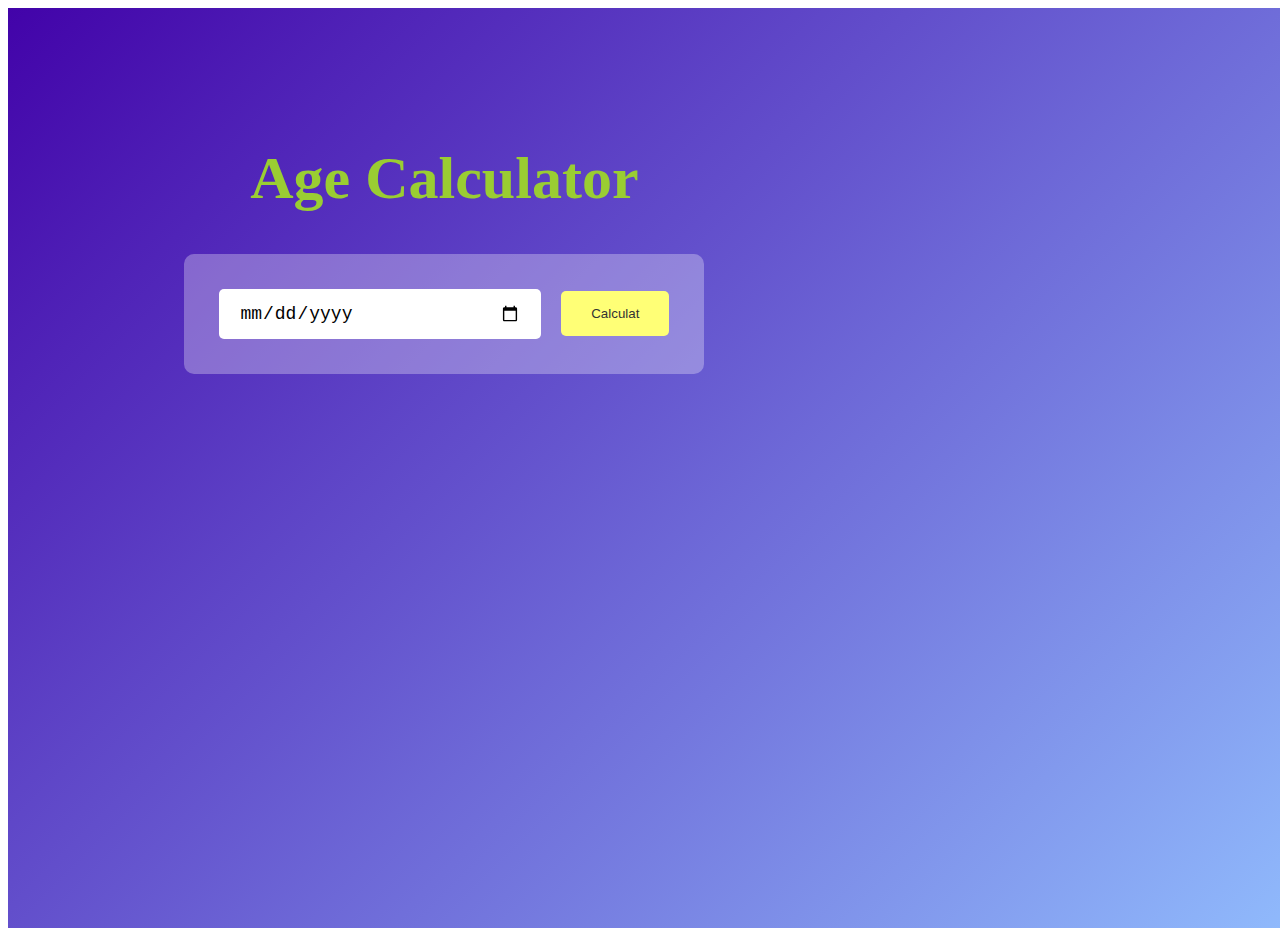
<file: Age_Calculator/index.html>
<!DOCTYPE html>
<html lang="en">
<head>
    <meta charset="UTF-8">
    <meta name="viewport" content="width=device-width, initial-scale=1.0">
    <title>Age_calculator</title>
    <link rel="stylesheet" href="style.css">
</head>
<body>
        <div class="container">
            <div class="calculator">
                <h1>Age Calculator</h1>
                <div class="input-box">
                    <input type="date" id="date">
                    <button onclick="calculateAge()">Calculat</button>
                </div>
                <p id="result"></p>
            </div>
        </div>


        <script>
            let userInput = document.getElementById("date");
            userInput.max = new Date().toISOString().split("T")[0];
            let result = document.getElementById("result")

            function calculateAge()
            {
                    let birthDate = new Date(userInput.value);
                   

                    let d1 = birthDate.getDate();
                    let m1 = birthDate.getMonth() + 1;
                    let y1 = birthDate.getFullYear();

                    let today = new Date();

                    let d2 = today.getDate();
                    let m2 = today.getMonth() + 1;
                    let y2 = today.getFullYear();

                    let d3, m3, y3;

                    y3 = y2 - y1;
                    console.log(y3);
                    if(m2 >= m1)
                    {
                        m3 = m2-m1;
                    }else
                    {
                        y3--;
                        m3 = 12 + m2 - m1;
                    }


                    
                    if(d2 >= d1)
                    {
                        d3 = d2 - d1;
                    }else
                    {
                        m3--;
                        d3 = getDaysInMonth(y1, m1) + d2 - d1;
                    }
                    if(m3 < 0)
                    {
                        m3 = 11;
                        y3--;
                    }

                    result.innerHTML=`You are ${y3} years, ${m3} months and ${d3} days old`;
            }

            function getDaysInMonth(year, month)
            {
                return new Date(year, month, 0).getDate();
            }
        </script>
</body>
</html>
</file>
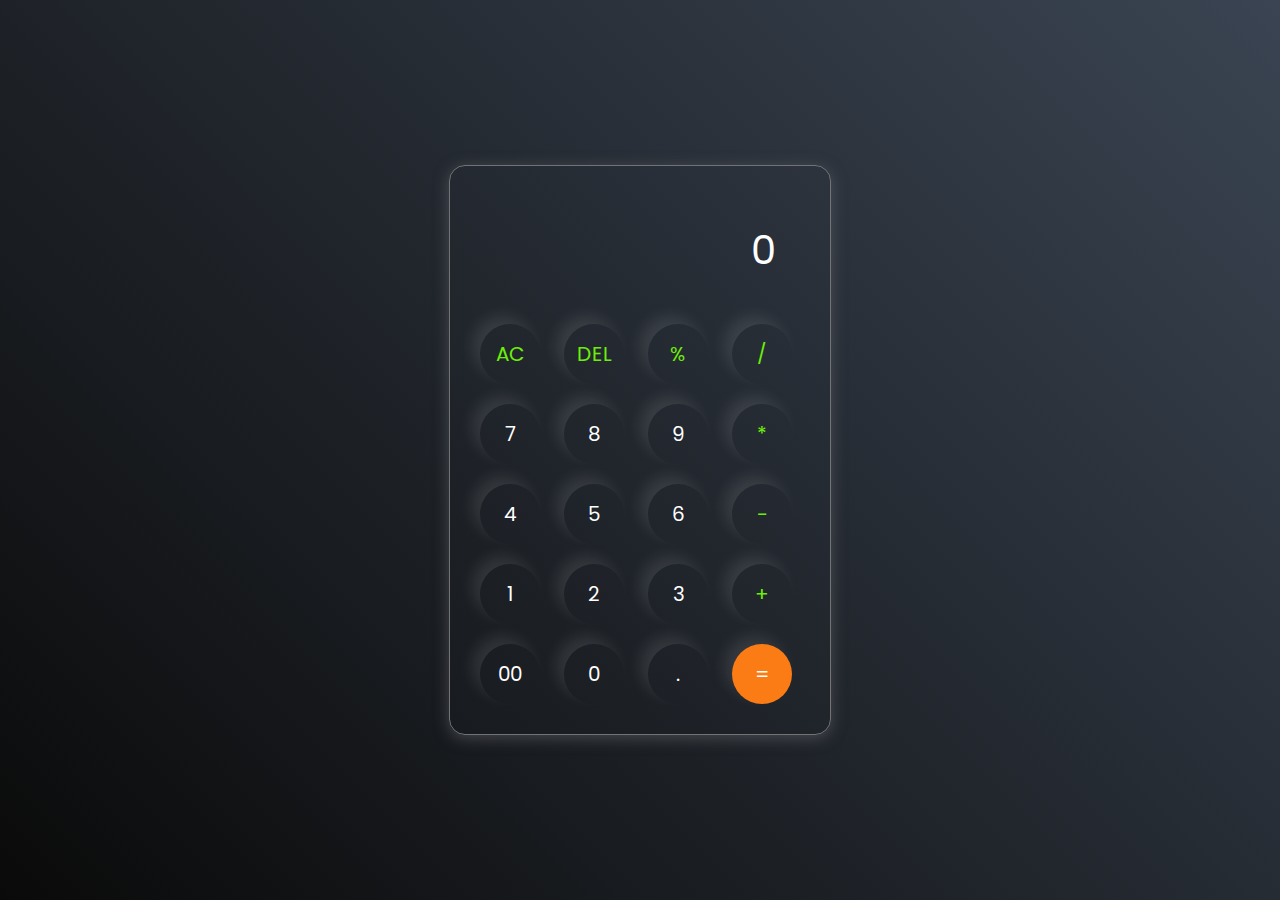
<file: Calculator/index.html>
<!DOCTYPE html>
<html lang="en">
  <head>
    <meta charset="UTF-8" />
    <meta http-equiv="X-UA-Compatible" content="IE=edge" />
    <meta name="viewport" content="width=device-width, initial-scale=1.0" />
    <link rel="stylesheet" href="style.css" />
    <title>Calculator</title>
  </head>
  <body>
    <div class="container">
      <div class="calculator">
        <input type="text" id="inputBox" placeholder="0" />
        <div>
          <button class="button operator">AC</button>
          <button class="button operator">DEL</button>
          <button class="button operator">%</button>
          <button class="button operator">/</button>
        </div>
        <div>
          <button class="button">7</button>
          <button class="button">8</button>
          <button class="button">9</button>
          <button class="button operator">*</button>
        </div>
        <div>
          <button class="button">4</button>
          <button class="button">5</button>
          <button class="button">6</button>
          <button class="button operator">-</button>
        </div>
        <div>
          <button class="button">1</button>
          <button class="button">2</button>
          <button class="button">3</button>
          <button class="button operator">+</button>
        </div>

        <div>
          <button class="button">00</button>
          <button class="button">0</button>
          <button class="button">.</button>
          <button class="button equalBtn">=</button>
        </div>
      </div>
    </div>

    <script src="script.js"></script>
  </body>
</html>
</file>
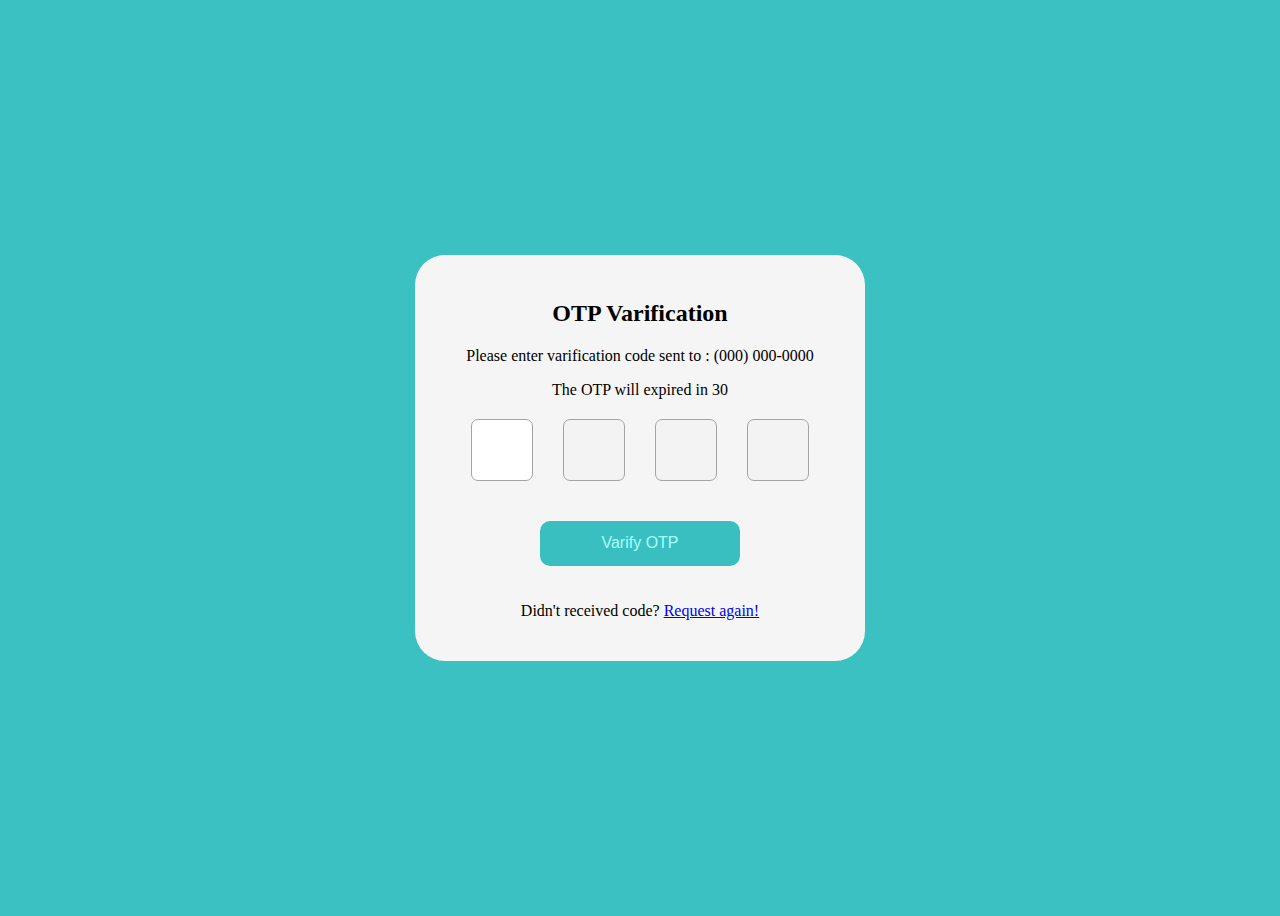
<file: OTP_Genrator_Verification/index.html>
<!DOCTYPE html>
<html lang="en">
<head>
    <meta charset="UTF-8">
    <meta name="viewport" content="width=device-width, initial-scale=1.0">
    <title>Otp</title>
    <link rel="stylesheet" href="style.css">
</head>
<body>
    <div class="container">
        <h2>OTP Varification</h2>

        <p>Please enter varification code sent to :
            <span id="mobile">(000) 000-0000</span>
        </p>

        <p>The OTP will expired in
            <span id="expire">30</span>
        </p>

        <div class="row">
            <input type="number"/>
            <input type="number" disabled/>
            <input type="number" disabled/>
            <input type="number"disabled/>
        </div>
        <button type="button">Varify OTP</button>

        <P>
            Didn't received code?
            <a href="javascript:void(0)" id="Request">Request again!</a>
        </P>
    </div>
    <script src="script.js"></script>
</body>
</html>
</file>
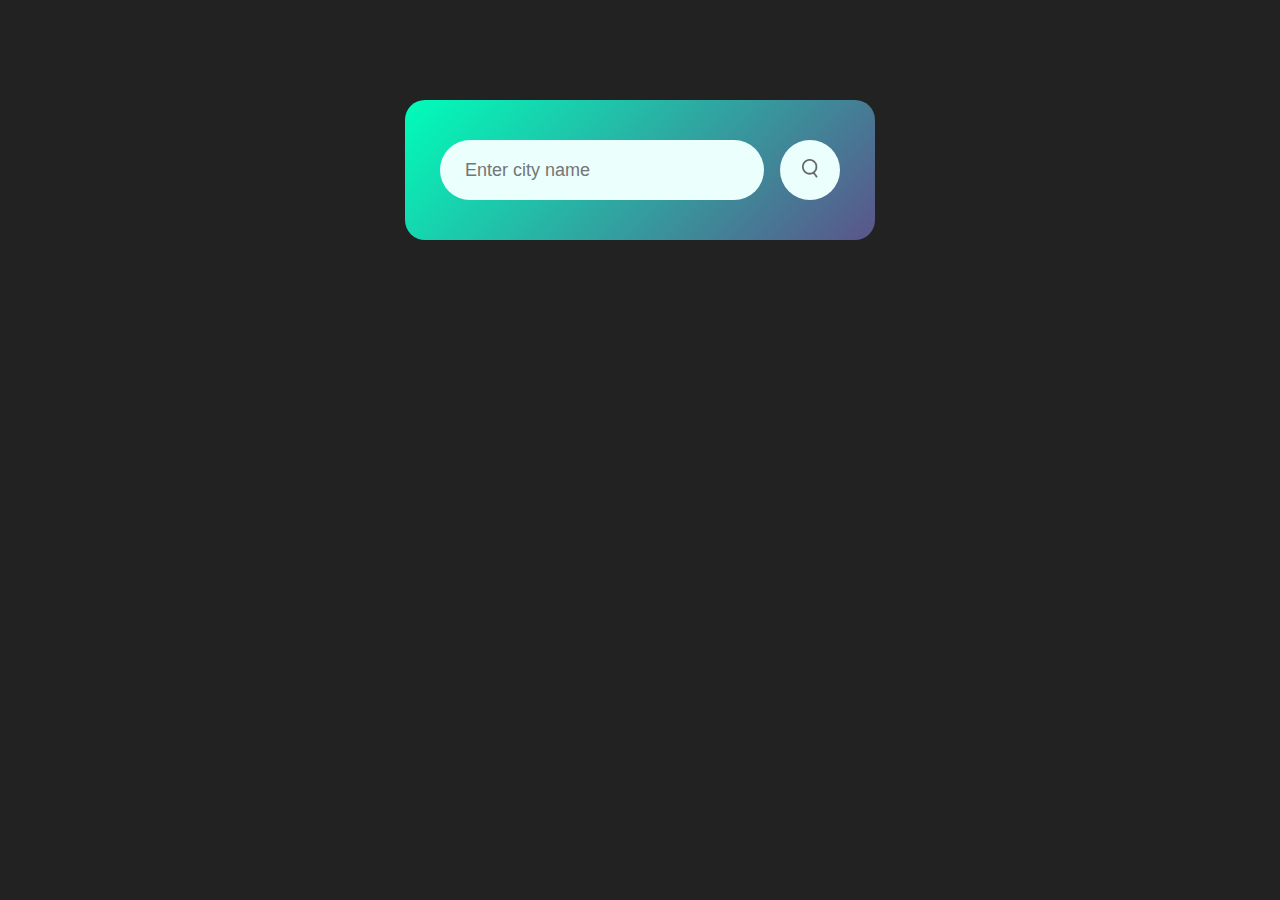
<file: Weather_app/index.html>
<!DOCTYPE html>
<html lang="en">
  <head>
    <meta charset="UTF-8" />
    <meta name="viewport" content="width=device-width, initial-scale=1.0" />
    <title>Weather_App</title>
    <link rel="stylesheet" href="style.css" />
  </head>
  <body>
    <div class="card">
      <div class="search">
        <input type="text" placeholder="Enter city name" spellcheck="false" />
        <button><img src="images/search.png" alt="" /></button>
      </div>
      <div class="error">
        <p>Invalid city name</p>
      </div>
      <div class="weather">
        <img src="images/rain.png" alt="" class="weather_icon" />
        <h1 class="temp">22°C</h1>
        <h2 class="City">New York</h2>
        <div class="details">
          <div class="col">
            <img src="images/humidity.png" alt="" />
            <div>
              <p class="humidity">50%</p>
              <p>Humidity</p>
            </div>
          </div>

          <div class="col">
            <img src="images/wind.png" alt="" />
            <div>
              <p class="wind">15km/h</p>
              <p>wind speed</p>
            </div>
          </div>
        </div>
      </div>
    </div>

    <script>
      const apikey = "54a4946042f604846dee3e5958a2d986";
      const apiurl =
        "https://api.openweathermap.org/data/2.5/weather?units=metric&q=";

      const searchbox = document.querySelector(".search input");
      const searchbtn = document.querySelector(".search button");
      const weatherIcon = document.querySelector(".weather_icon");

      async function checkWeather(City) {
        const response = await fetch(apiurl + City + `&appid=${apikey}`);
        const data = await response.json();

        if (response.status == 404) {
          document.querySelector(".error").style.display = "block";
          document.querySelector(".weather").style.display = "none";
        } else {
          document.querySelector(".City").innerHTML = data.name;
          document.querySelector(".temp").innerHTML =
            Math.round(data.main.temp) + "°C";
          document.querySelector(".humidity").innerHTML =
            data.main.humidity + "%";
          document.querySelector(".wind").innerHTML = data.wind.speed + "km/h";

          if (data.weather[0].main == "Clouds") {
            weatherIcon.src = "images/clouds.png";
          } else if (data.weather[0].main == "Clear") {
            weatherIcon.src = "images/clear.png";
          } else if (data.weather[0].main == "Rain") {
            weatherIcon.src = "images/rain.png";
          } else if (data.weather[0].main == "Drizzle") {
            weatherIcon.src = "images/drizzle.png";
          } else if (data.weather[0].main == "Mist") {
            weatherIcon.src = "images/mist.png";
          }

          document.querySelector(".weather").style.display = "block";
          document.querySelector(".error").style.display = "none";
        }
      }

      searchbtn.addEventListener("click", () => {
        checkWeather(searchbox.value);
      });
    </script>
  </body>
</html>
</file>
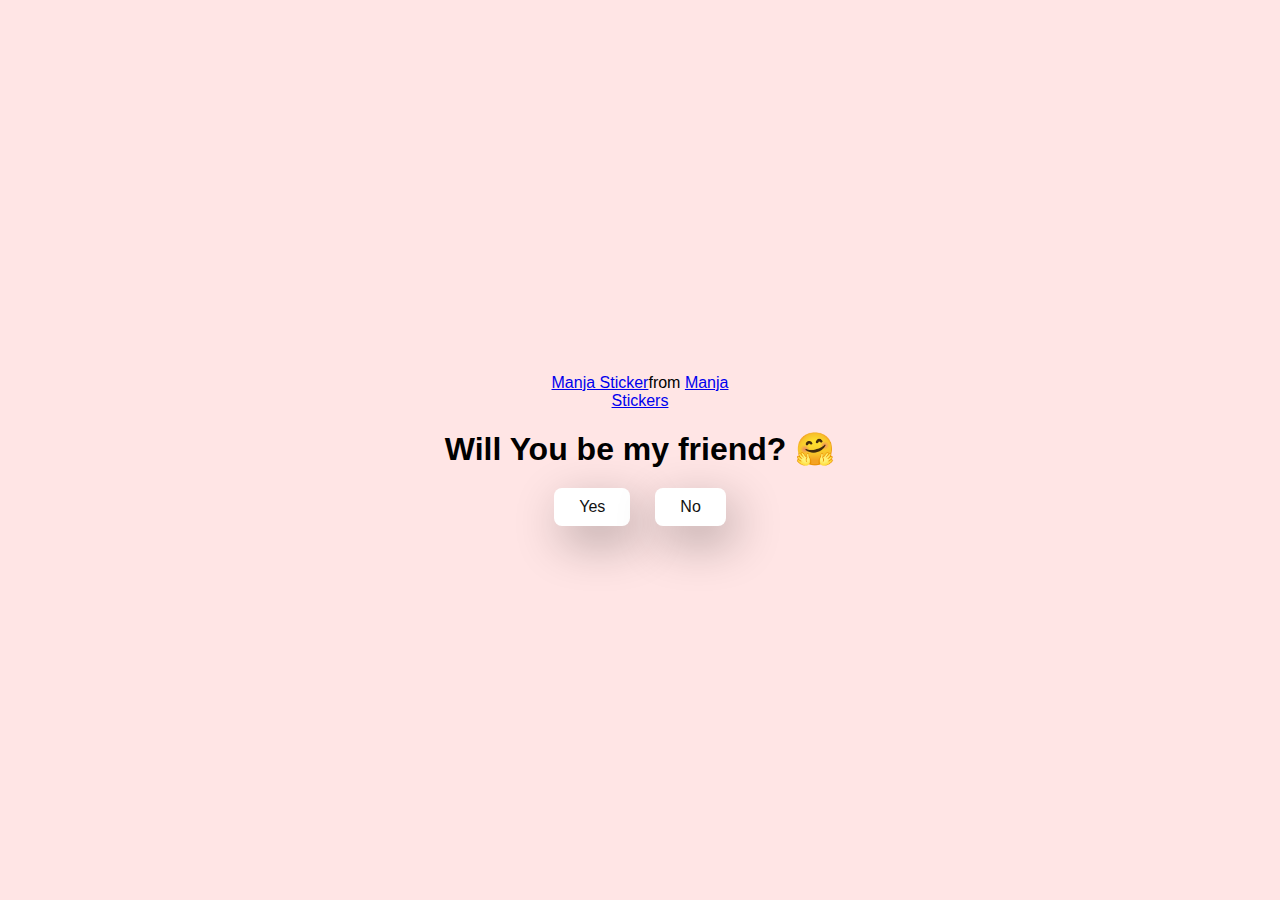
<file: mini_project1/Ask Him Out/index.html>
<!DOCTYPE html>
<html lang="en">
  <head>
    <meta charset="UTF-8" />
    <meta name="viewport" content="width=device-width, initial-scale=1.0" />
    <title>Ask Him Out</title>

    <link rel="stylesheet" href="./style.css" />
  </head>
  <body>
    <div class="container">
      <div
        class="tenor-gif-embed"
        data-postid="22885016"
        data-share-method="host"
        data-aspect-ratio="1.04918"
        data-width="100%"
      >
        <a href="https://tenor.com/view/manja-gif-22885016">Manja Sticker</a
        >from
        <a href="https://tenor.com/search/manja-stickers">Manja Stickers</a>
      </div>
      <script
        type="text/javascript"
        async
        src="https://tenor.com/embed.js"
      ></script>
      <h1>Will You be my friend? 🤗</h1>
      <!-- <p>Lorem ipsum dolor sit amet.</p> -->

      <div class="btn">
        <a href="yes.html">Yes</a>
        <a href="no1.html">No</a>
      </div>
    </div>
  </body>
</html>
</file>
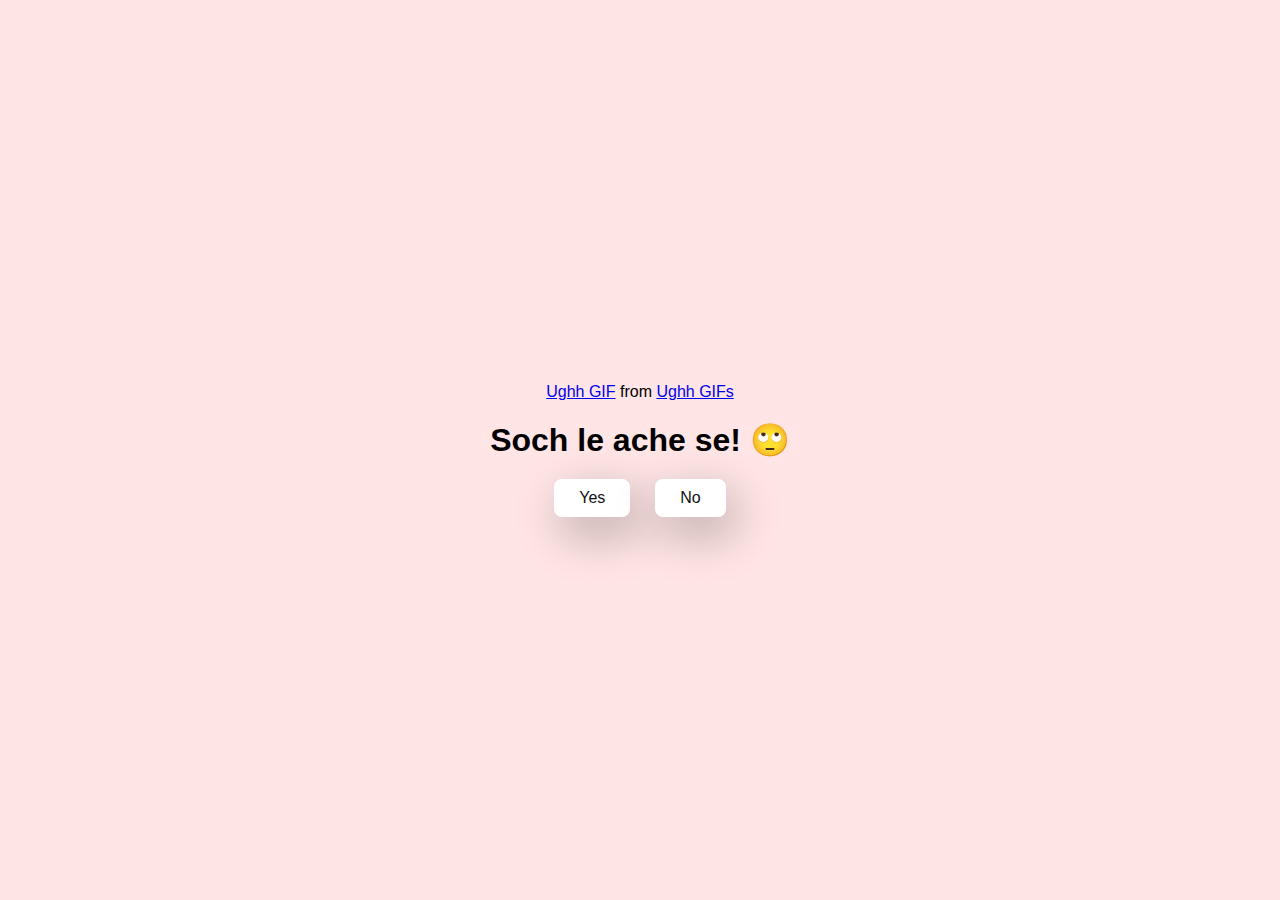
<file: mini_project1/Ask Him Out/no1.html>
<!DOCTYPE html>
<html lang="en">
  <head>
    <meta charset="UTF-8" />
    <meta name="viewport" content="width=device-width, initial-scale=1.0" />
    <title>Ask Him Out</title>

    <link rel="stylesheet" href="./style.css" />
  </head>
  <body>
    <div class="container">
      <div class="tenor-gif-embed" 
      data-postid="22034795" 
      data-share-method="host" 
      data-aspect-ratio="1" 
      data-width="100%">
      <a href="https://tenor.com/view/ughh-gif-22034795">Ughh GIF</a>
      from <a href="https://tenor.com/search/ughh-gifs">Ughh GIFs</a>
    </div>
     <script type="text/javascript" async src="https://tenor.com/embed.js">
     </script>
      <h1>Soch le ache se! 🙄</h1>
      <!-- <p>Lorem ipsum dolor sit amet.</p> -->

      <div class="btn">
        <a href="yes.html">Yes</a>
        <a href="no2.html">No</a>
      </div>
    </div>
  </body>
</html>
</file>
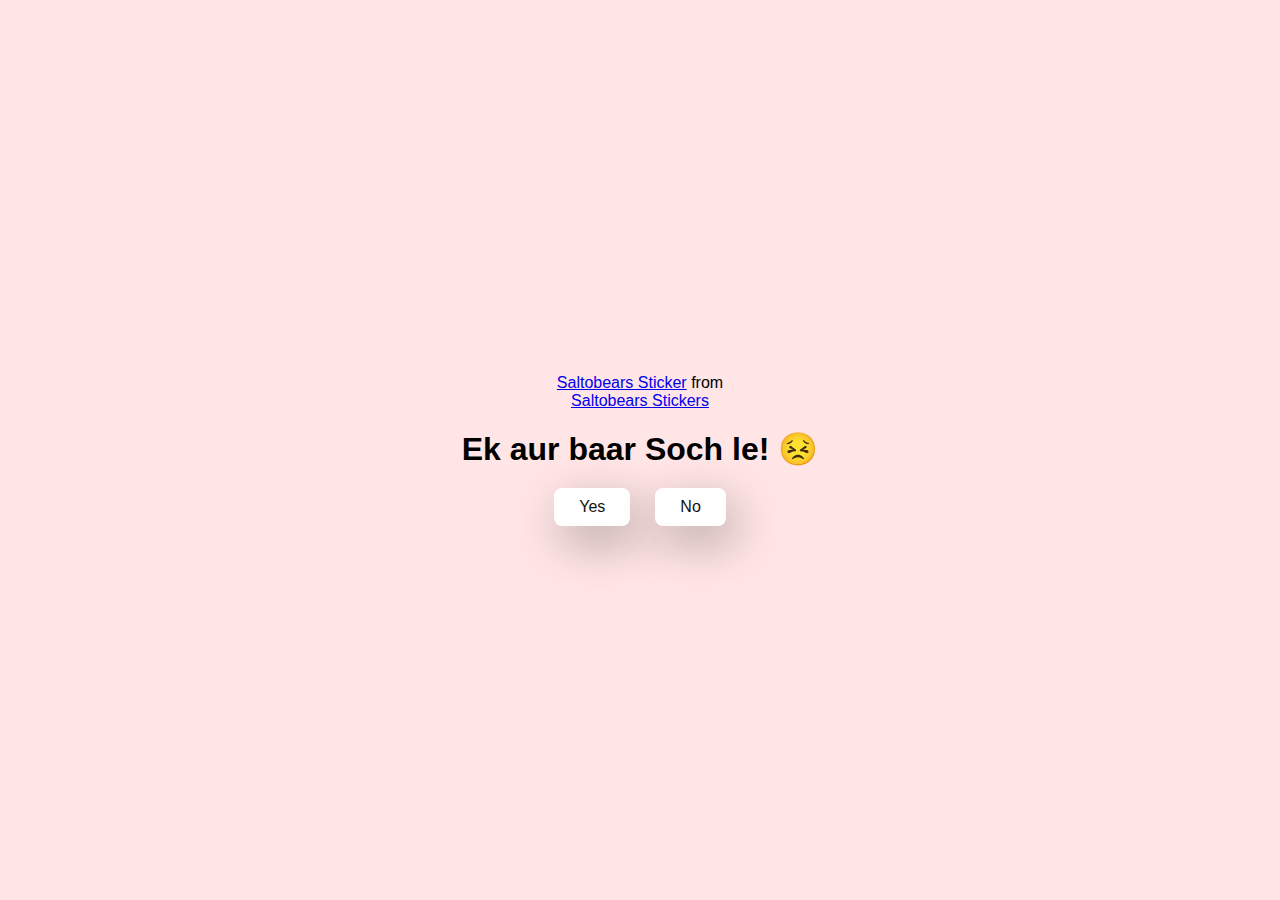
<file: mini_project1/Ask Him Out/no2.html>
<!DOCTYPE html>
<html lang="en">
  <head>
    <meta charset="UTF-8" />
    <meta name="viewport" content="width=device-width, initial-scale=1.0" />
    <title>Ask Him Out</title>

    <link rel="stylesheet" href="./style.css" />
  </head>
  <body>
    <div class="container">
      <div class="tenor-gif-embed" 
      data-postid="19924015" 
      data-share-method="host" 
      data-aspect-ratio="1" 
      data-width="100%">
      <a href="https://tenor.com/view/saltobears-gif-19924015">Saltobears Sticker</a>
      from
      <a href="https://tenor.com/search/saltobears-stickers">Saltobears Stickers</a>
    </div> 
      <script type="text/javascript" async src="https://tenor.com/embed.js"></script>

      <h1>Ek aur baar Soch le! 😣</h1>
      <!-- <p>Lorem ipsum dolor sit amet.</p> -->

      <div class="btn">
        <a href="yes.html">Yes</a>
        <a href="no3.html">No</a>
      </div>
    </div>
  </body>
</html>
</file>
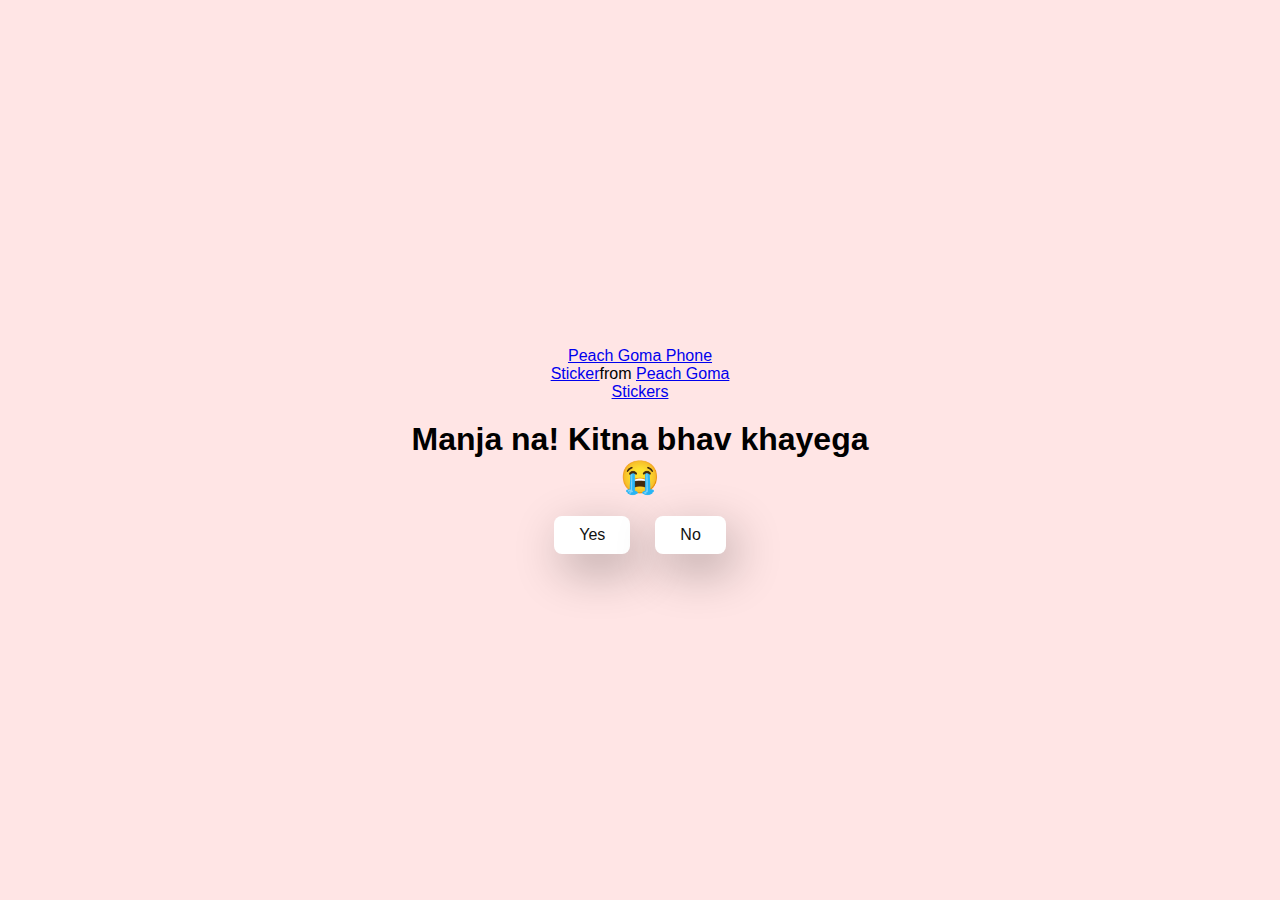
<file: mini_project1/Ask Him Out/no3.html>
<!DOCTYPE html>
<html lang="en">
  <head>
    <meta charset="UTF-8" />
    <meta name="viewport" content="width=device-width, initial-scale=1.0" />
    <title>Ask Him Out</title>

    <link rel="stylesheet" href="./style.css" />
  </head>
  <body>
    <div class="container">
      <div
        class="tenor-gif-embed"
        data-postid="15974530976611222074"
        data-share-method="host"
        data-aspect-ratio="1.26923"
        data-width="100%"
      >
        <a
          href="https://tenor.com/view/peach-goma-phone-gif-15974530976611222074"
          >Peach Goma Phone Sticker</a
        >from
        <a href="https://tenor.com/search/peach+goma-stickers"
          >Peach Goma Stickers</a
        >
      </div>
      <script
        type="text/javascript"
        async
        src="https://tenor.com/embed.js"
      ></script>

      <h1>Manja na! Kitna bhav khayega 😭</h1>
      <!-- <p>Lorem ipsum dolor sit amet.</p> -->

      <div class="btn">
        <a href="yes.html">Yes</a>
        <a href="#" id="move-random">No</a>
      </div>
    </div>

    <script src="./script.js"></script>
  </body>
</html>
</file>
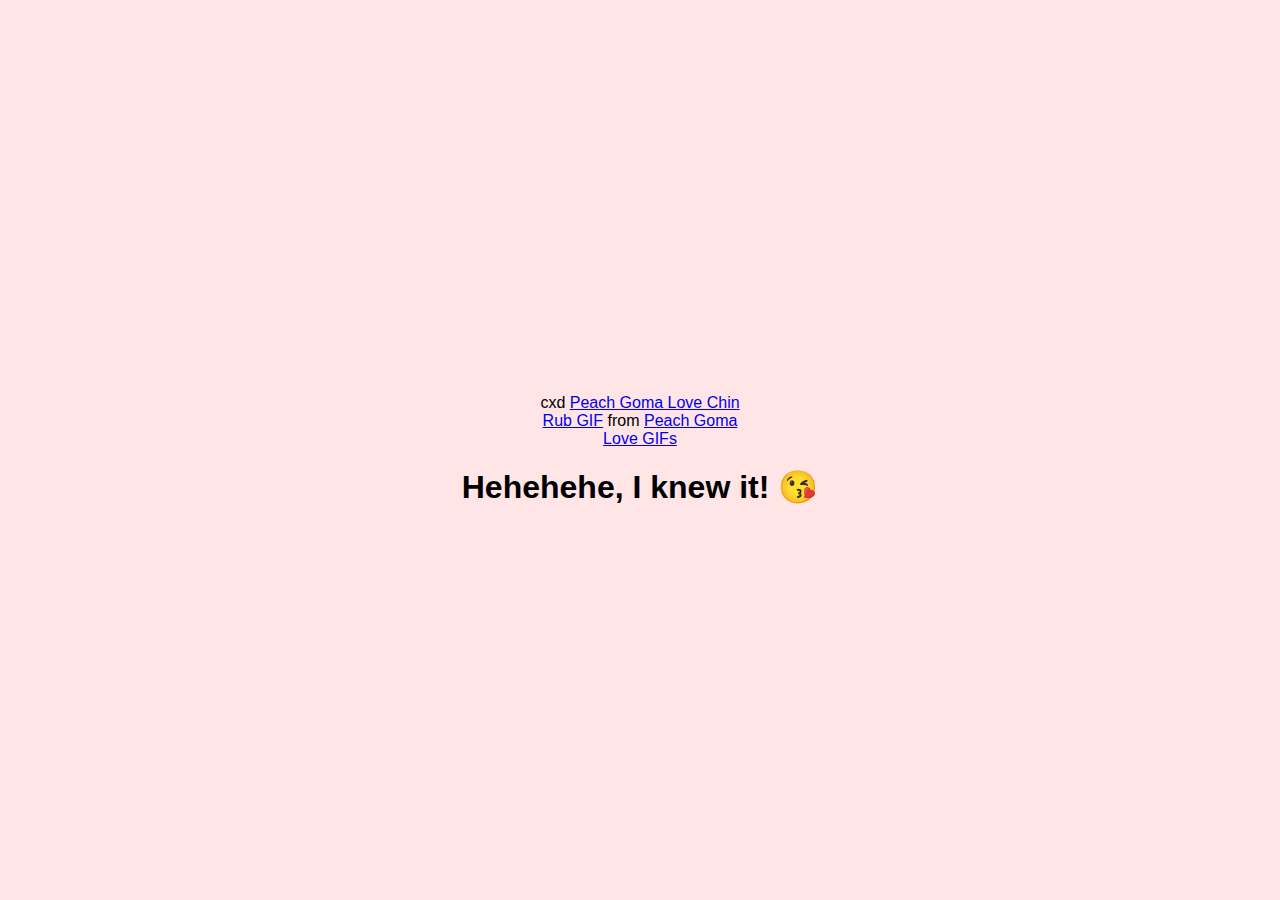
<file: mini_project1/Ask Him Out/yes.html>
<!DOCTYPE html>
<html lang="en">
  <head>
    <meta charset="UTF-8" />
    <meta name="viewport" content="width=device-width, initial-scale=1.0" />
    <title>Ask Him Out</title>

    <link rel="stylesheet" href="./style.css" />
  </head>
  <body>
    <div class="container">
    
      <div class="tenor-gif-embed" 
data-postid="14456876366696289346" 
data-share-method="host" 
data-aspect-ratio="1" 
data-width="100%">cxd
<a href="https://tenor.com/view/peach-goma-love-chin-rub-gif-14456876366696289346">Peach Goma Love Chin Rub GIF</a>
from 
<a href="https://tenor.com/search/peach+goma+love-gifs">Peach Goma Love GIFs</a> 
</div> 
<script type="text/javascript" async src="https://tenor.com/embed.js"></script>

      <h1>Hehehehe, I knew it! 😘</h1>
    </div>
  </body>
</html>
</file>
<file: Age_Calculator/style.css>
.container
{
    width: 100%;
    min-height: 100vh;
    background: linear-gradient(135deg, #4203a9,#90bafc);
    color: yellowgreen;
    padding: 10px;
}


.calculator
{
    width: 100%;
    max-width: 600px;
    margin-left: 10%;
    margin-top: 10%;
}

.calculator h1{
    font-size: 60px;
    text-align: center;
}

.input-box
{
    margin: 40px;
    padding: 35px;
    border-radius: 10px;
    background: rgba(255,255,255,0.3);
    display: flex;
    align-items: center;
}

.input-box input
{
    flex: 1;
    margin-right: 20px;
    padding: 14px 20px;
    border: 0;
    outline: 0;
    font-size: 18px;
    border-radius: 5px;
    position: relative;
}
.input-box button
{
    background: #ffff76;
    border: 0;
    outline: 0;
    padding: 15px 30px;
    border-radius: 5px;
    font-weight: 500;
    color: #333;
    cursor: pointer;
}
#result
{
    text-align: center;
    color: #ffff76;
}
</file>
<file: Calculator/style.css>
@import url('https://fonts.googleapis.com/css2?family=Poppins:wght@500&display=swap');

*{
    margin: 0;
    padding: 0;
    box-sizing: border-box;
    font-family: 'Poppins', sans-serif;
}

body{
    width: 100%;
    height: 100vh;
    display: flex;
    justify-content: center;
    align-items: center;
    background: linear-gradient(45deg, #0a0a0a, #3a4452);
}

.calculator{
    border: 1px solid #717377;
    padding: 20px;
    border-radius: 16px;
    background: transparent;
    box-shadow: 0px 3px 15px rgba(113, 115, 119, 0.5);

}

input{
    width: 320px;
    border: none;
    padding: 24px;
    margin: 10px;
    background: transparent;
    box-shadow: 0px 3px 15px rgbs(84, 84, 84, 0.1);
    font-size: 40px;
    text-align: right;
    cursor: pointer;
    color: #ffffff;
}

input::placeholder{
    color: #ffffff;
}

button{
    border: none;
    width: 60px;
    height: 60px;
    margin: 10px;
    border-radius: 50%;
    background: transparent;
    color: #ffffff;
    font-size: 20px;
    box-shadow: -8px -8px 15px rgba(255, 255, 255, 0.1);
    cursor: pointer;
}

.equalBtn{
    background-color: #fb7c14;
}

.operator{
    color: #6dee0a;
}
</file>
<file: OTP_Genrator_Verification/style.css>
@import url('https://fonts.googleapis.com/css2?family=Poppins:ital,wght@0,100;0,200;0,300;0,400;0,500;0,600;0,700;0,800;0,900;1,100;1,200;1,300;1,400;1,500;1,600;1,700;1,800;1,900&display=swap')
*{
    margin: 0px;
    padding: 0px;
    font-family: "pooppins",sans-serif;
    box-sizing: border-box;
}
body{
    background-color: rgba(14, 179, 179, 0.812);
    min-height: 100vh;
    display: flex;
    align-items: center;
    justify-content: center;
    
}

.container{

    background: whitesmoke;
    width: 400px;
    border-radius: 30px;
    padding: 25px;
    text-align: center;
}

.row{

    display: flex;
    gap: 30px;
    justify-content: center;
    margin: 20px;
}

.row input{
    height: 50px;
    width: 50px;
    padding: 5px;
    font-size: 25px;
    text-align: center;
    border-radius: 7px;
    outline: none;
    appearance: none;
    border: 1px solid #a3a3a3 ;
    -webkit-appearance: none;
}
.row input:focus{
    appearance: none;
    -webkit-appearance: none;
}
.row input:hover{
    appearance: none;
    -webkit-appearance: none;
}
input::-webkit-outer-spin-button,
input::-webkit-inner-spin-button {
  -webkit-appearance: none;
  margin: 0;
}
button{

    width: 50%;
    height: 45px;
    cursor: pointer;
    font-size: 16px;
    background: rgba(14, 179, 179, 0.812);
    border-radius: 10px;
    border: none;
    color: #afff;
    margin: 20px;
}

button:hover{
    background-color: rgb(33, 147, 170);
}

.active
{
    background-color: aquamarine;
}
</file>
<file: Weather_app/style.css>
*{
    margin: 0;
    padding: 0;
    font-family: 'poppins' , sans-serif;
    box-sizing: border-box;
}
body{
    background: #222;
}
.card
{
    width: 90%;
    max-width: 470px;
    background: linear-gradient(135deg, #00feba, #5b548a);
    color: #fff;
    margin: 100px auto 0;
    border-radius: 20px;
    padding: 40px 35px;
    text-align: center;
}

 .search
 {
    width: 100%;
    display: flex;
    align-items: center;
    justify-content: space-between;
 }

 .search input
 {
    border: 0;
    outline: 0;
    background: #ebfffc;
    color: #555;
    padding: 10px 25px;
    height: 60px;
    border-radius: 30px;
    flex: 1;
    margin-right: 16px;
    font-size: 18px;
 }

 .search button
 {
    border: 0;
    outline: 0;
    background: #ebfffc;
    border-radius: 50%;
    width: 60px;
    height: 60px;
    cursor: pointer;
 }
 .search button img
 {
    width: 16px;
 }

 .weather_icon
 {
    width: 170px;
    margin-top: 30px;
 }

 .weather h1{
    font-size: 80px;
    font-weight: 500;
 }
 .weather h1{
    font-size: 45px;
    font-weight: 400;
    margin-top: -10px;
 }

 .details
 {
    display: flex;
    align-items: center;
    justify-content: space-between;
    padding: 0 20px;
    margin-top: 50px;
 }

 .col
 {
    display: flex;
    align-items: center;
    text-align: left;
 }

 .col img
 {
width: 40px;
margin-right: 10px;
 }

 .humidity , .wind
 {
    font-size: 28px;
    margin-top: -6px;
 }

 .weather
 {
    display: none;
 }

 .error
 {
    text-align: left;
    margin-left: 10px;
    font-size: 14px;
    margin-top: 10px;
    display: none;
 }
</file>
<file: mini_project1/Ask Him Out/style.css>
* {
    margin: 0;
    padding: 0;
    box-sizing: border-box;
    font-family: sans-serif;
  }
  
  body {
    width: 100%;
    min-height: 100vh;
    display: flex;
    justify-content: center;
    align-items: center;
    background-color: #ffe5e5;
  }
  
  .container {
    display: flex;
    flex-direction: column;
    text-align: center;
    align-items: center;
    gap: 20px;
    max-width: 500px;
    margin: 20px;
  }
  
  .container .tenor-gif-embed {
    max-width: 200px;
  }
  
  .container .btn {
    display: flex;
    gap: 25px;
  }
  
  .btn a {
    text-decoration: none;
    color: #111;
    background: #fff;
    padding: 10px 25px;
    border-radius: 8px;
    box-shadow: 0.5rem 1rem 3rem hsl(0, 0%, 0%, 0.3);
  }
</file>
